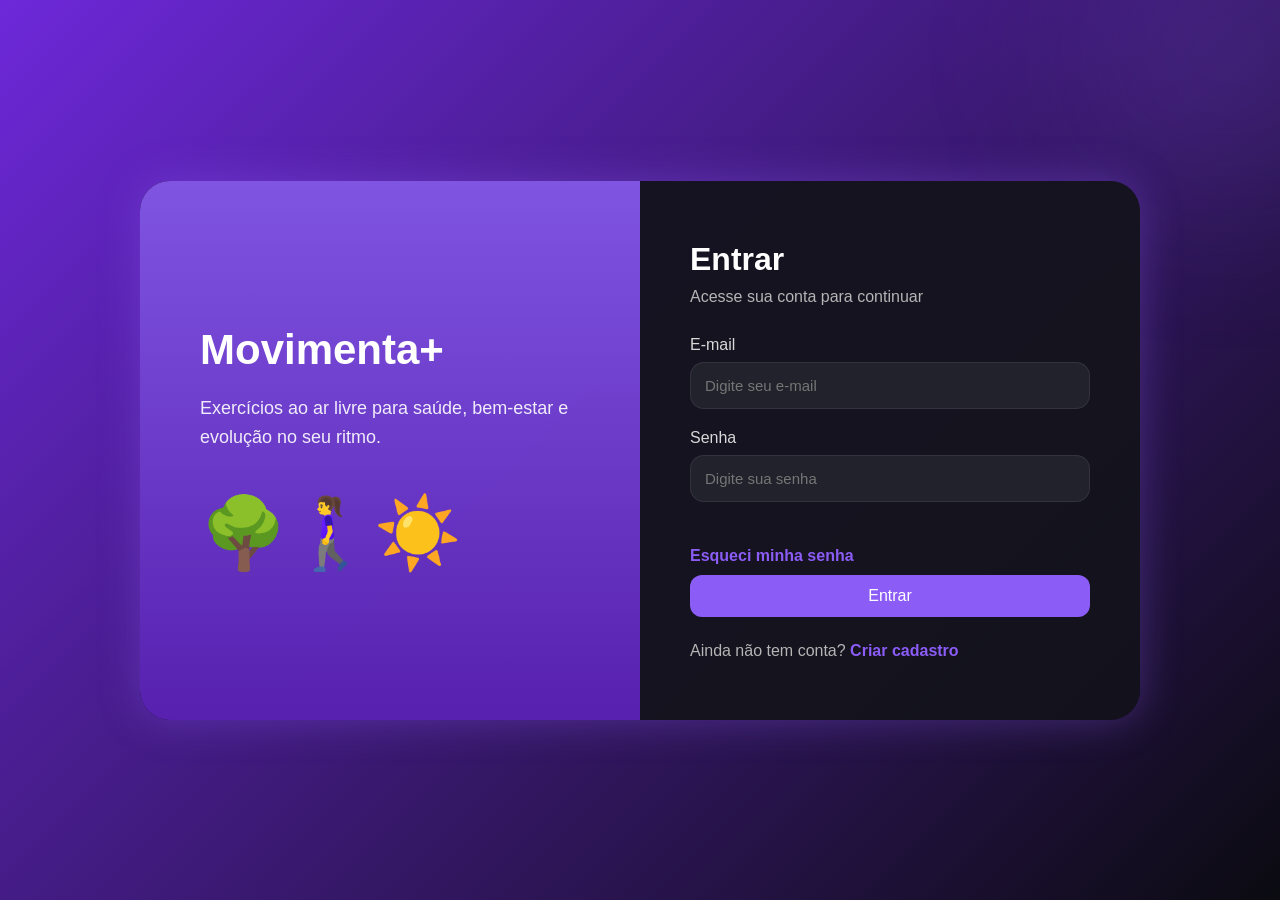
<file: index.html>
<!doctype html>
<html lang="pt-br">
  <head>
    <!-- CONFIGURAÇÕES BÁSICAS -->
    <meta charset="UTF-8" />
    <meta name="viewport" content="width=device-width, initial-scale=1.0" />

    <title>Movimenta+ | Home</title>

    <!-- CSS PRINCIPAL -->
    <link rel="stylesheet" href="style.css" />

    <!-- ÍCONE DA ABA -->
    <link
      rel="icon"
      href="data:image/svg+xml,<svg xmlns=%22http://www.w3.org/2000/svg%22 viewBox=%220 0 100 100%22><text y=%22.9em%22 font-size=%2290%22>💜</text></svg>"
    />

    <!-- ÍCONES FONT AWESOME -->
    <link
      rel="stylesheet"
      href="https://cdnjs.cloudflare.com/ajax/libs/font-awesome/6.5.1/css/all.min.css"
    />
  </head>

  <body>
    <div class="container">
      <!-- TOPO DO APP -->
      <header class="topo">
        <div>
          <p class="saudacao" id="saudacaoUsuario">Olá 👋</p>
          <h2>Movimente-se no seu ritmo</h2>
        </div>

        <div class="acoes-topo">
          <button
            type="button"
            class="notificacao"
            onclick="abrirLembrete()"
            aria-label="Criar lembrete"
          >
            <i class="fa-solid fa-bell"></i>
          </button>

          <div class="avatar-topo">
            <img id="fotoTopo" src="" alt="Foto do usuário" />
            <i id="iconeTopo" class="fa-solid fa-user"></i>
          </div>
        </div>
      </header>

      <!-- APRESENTAÇÃO -->
      <section class="apresentacao">
        <h1>Movimenta+</h1>

        <p class="subtitulo">
          Exercícios ao ar livre para saúde, bem-estar e evolução no seu ritmo
        </p>
      </section>

      <!-- CARD PRINCIPAL DO TREINO -->
      <main>
        <section class="card">
          <h2>Atividade de hoje</h2>

          <p class="exercicio">
            Atividade:
            <strong id="nomeExercicio">Agachamento Livre</strong>
          </p>

          <!-- CONFIGURAÇÃO DE INTENSIDADE -->
          <div class="controle-intensidade">
            <label for="intensidade">Intensidade:</label>

            <select id="intensidade" onchange="alterarIntensidade()">
              <option value="leve">Leve</option>
              <option value="moderado">Moderado</option>
              <option value="intenso">Intenso</option>
            </select>
          </div>

          <!-- PERFIL DO USUÁRIO -->
          <div class="perfil-usuario">
            <div class="campo-perfil">
              <label for="idadeUsuario">Faixa etária</label>

              <select id="idadeUsuario" onchange="aplicarPerfilUsuario()">
                <option>10+</option>
                <option>18+</option>
                <option>30+</option>
                <option>40+</option>
                <option>50+</option>
                <option selected>60+</option>
                <option>70+</option>
              </select>
            </div>

            <div class="campo-perfil">
              <label for="condicionamentoUsuario">Condicionamento</label>

              <select
                id="condicionamentoUsuario"
                onchange="aplicarPerfilUsuario()"
              >
                <option selected>Iniciante</option>
                <option>Intermediário</option>
                <option>Avançado</option>
              </select>
            </div>
          </div>

          <!-- OBJETIVO PRINCIPAL -->
          <div class="objetivo-usuario">
            <label for="objetivoUsuario">Objetivo principal</label>

            <select id="objetivoUsuario" onchange="aplicarObjetivoUsuario()">
              <option value="forca">Ganhar força</option>
              <option value="resistencia">Melhorar resistência</option>
              <option value="flexibilidade">Aumentar flexibilidade</option>
            </select>
          </div>

          <!-- CRONÔMETRO CIRCULAR -->
          <div class="circulo">
            <svg width="220" height="220" aria-hidden="true">
              <circle
                cx="110"
                cy="110"
                r="90"
                stroke="#2a2a35"
                stroke-width="12"
                fill="none"
              ></circle>

              <circle
                id="progresso"
                cx="110"
                cy="110"
                r="90"
                stroke="#8b5cf6"
                stroke-width="12"
                fill="none"
                stroke-linecap="round"
              ></circle>
            </svg>

            <div id="tempo" aria-live="polite">30</div>
          </div>

          <!-- BOTÕES DO CRONÔMETRO -->
          <div class="botoes">
            <button type="button" onclick="iniciar()">Iniciar</button>
            <button type="button" onclick="pausar()">Pausar</button>
            <button type="button" onclick="resetar()">Resetar</button>
          </div>

          <p class="series">
            Séries concluídas:
            <span id="series">0</span>
          </p>
        </section>

        <!-- MENSAGEM MOTIVACIONAL -->
        <section class="mensagem-motivacional">
          <p id="fraseMotivacional">
            Cada movimento é um passo para uma vida mais saudável 💜
          </p>
        </section>

        <!-- META DIÁRIA -->
        <section class="meta-container">
          <div class="meta-info">
            <span>Meta diária</span>
            <span id="porcentagemMeta">0%</span>
          </div>

          <div class="barra-meta">
            <div class="progresso-meta" id="progressoMeta"></div>
          </div>
        </section>

        <!-- ASSISTENTE DE MOVIMENTO -->
        <section class="assistente-card">
          <h3>🩺 Assistente de movimento</h3>

          <p id="feedbackMovimento">
            Mantenha movimentos leves e controlados para maior segurança.
          </p>
        </section>

        <!-- CARDS DE RESUMO -->
        <section class="cards-resumo">
          <div class="mini-card">
            <h3>🔥 Calorias</h3>
            <p>
              <span id="caloriasGastas">0</span>
              / 300 kcal
            </p>
          </div>

          <div class="mini-card">
            <h3>⏱ Tempo ativo</h3>
            <p>
              <span id="tempoAtivo">0</span>
              / 30 min
            </p>
          </div>

          <div class="mini-card">
            <h3>🎯 Meta diária</h3>
            <p id="metaDiaria">0/5</p>
          </div>

          <div class="mini-card">
            <h3>💪 Séries feitas</h3>
            <p id="miniSeries">0</p>
          </div>
        </section>

        <!-- PRÓXIMO TREINO -->
        <section class="proximo-treino">
          <div class="titulo-secao">
            <h2>Próximo treino</h2>
          </div>

          <div class="treino-card" onclick="iniciarTreinoSuperior()">
            <div>
              <p class="categoria" id="categoriaTreino">Mobilidade • Saúde</p>

              <h3 id="tituloProximoTreino">Treino Funcional</h3>

              <p class="duracao" id="descricaoProximoTreino">
                3 atividades • ritmo adaptado
              </p>
            </div>

            <button type="button" class="btn-play" aria-label="Iniciar treino">
              <i class="fa-solid fa-play"></i>
            </button>
          </div>
        </section>
      </main>
    </div>

    <!-- MENU INFERIOR -->
    <nav class="menu-inferior">
      <a href="index.html" class="ativo">
        <i class="fa-solid fa-house"></i>
        <span>Início</span>
      </a>

      <a href="evolucao.html">
        <i class="fa-solid fa-chart-line"></i>
        <span>Evolução</span>
      </a>

      <a href="perfil.html">
        <i class="fa-solid fa-user"></i>
        <span>Perfil</span>
      </a>
    </nav>

    <!-- SOM DE NOTIFICAÇÃO -->
    <audio id="somNotificacao">
      <source
        src="https://assets.mixkit.co/active_storage/sfx/2869/2869-preview.mp3"
        type="audio/mpeg"
      />
    </audio>

    <!-- TOAST DE MENSAGENS -->
    <div id="toast" class="toast">
      <span id="toastMensagem"></span>
    </div>

    <!-- SCRIPT PRINCIPAL -->
    <script src="script.js"></script>
  </body>
</html>
</file>
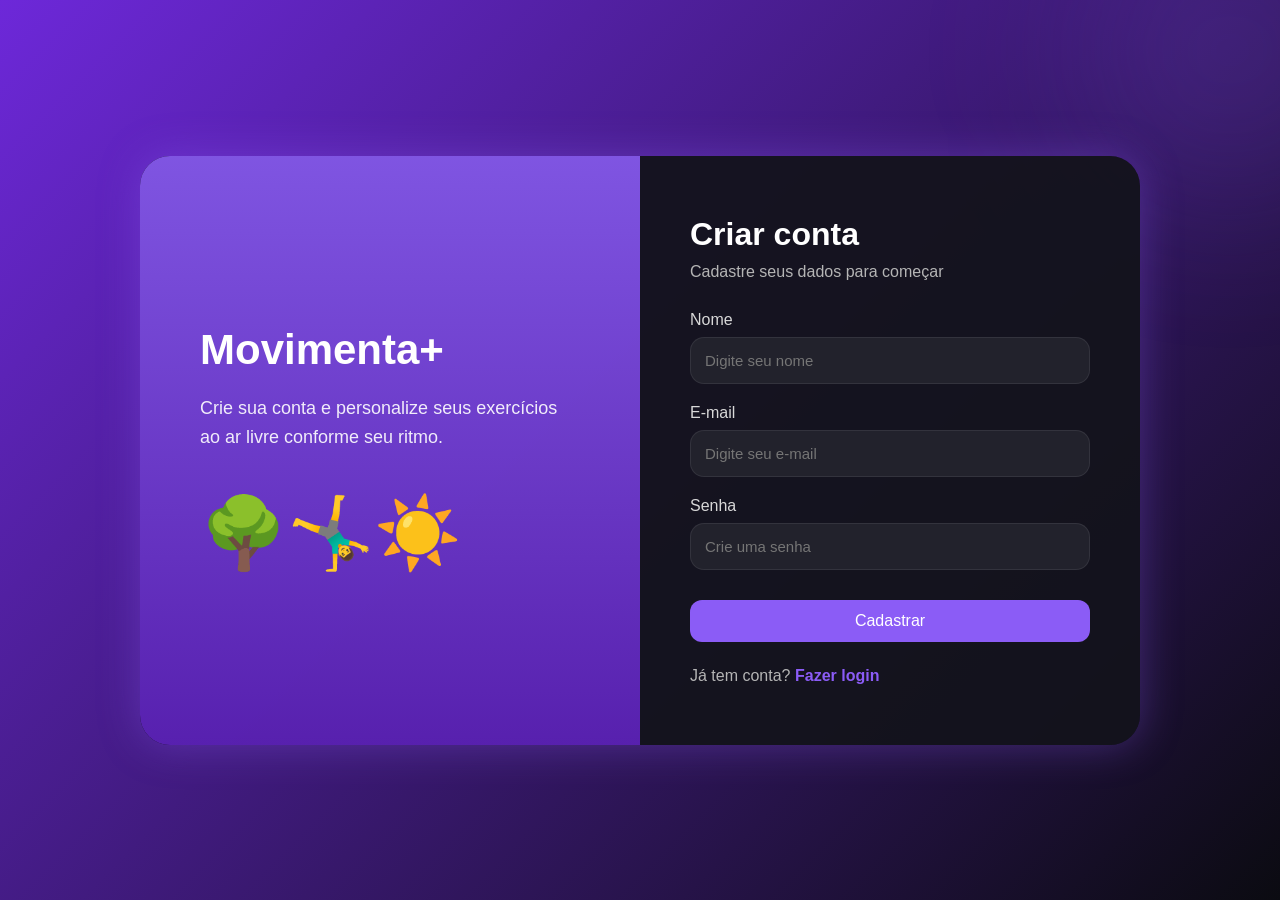
<file: cadastro.html>
<!doctype html>
<html lang="pt-br">
  <head>
    <!-- CONFIGURAÇÕES BÁSICAS -->
    <meta charset="UTF-8" />

    <meta
      name="viewport"
      content="width=device-width, initial-scale=1.0"
    />

    <title>Movimenta+ | Cadastro</title>

    <!-- CSS PRINCIPAL -->
    <link rel="stylesheet" href="style.css" />

    <!-- ÍCONE DA ABA -->
    <link
      rel="icon"
      href="data:image/svg+xml,<svg xmlns=%22http://www.w3.org/2000/svg%22 viewBox=%220 0 100 100%22><text y=%22.9em%22 font-size=%2290%22>💜</text></svg>"
    />
  </head>

  <body class="login-body">

    <div class="login-container">

      <!-- ILUSTRAÇÃO / APRESENTAÇÃO -->
      <section class="login-ilustracao">

        <h1>Movimenta+</h1>

        <p>
          Crie sua conta e personalize
          seus exercícios ao ar livre
          conforme seu ritmo.
        </p>

        <div class="icone-praca">
          🌳🤸‍♂️☀️
        </div>

      </section>

      <!-- CARD DE CADASTRO -->
      <main class="login-card">

        <h2>Criar conta</h2>

        <p class="login-subtitulo">
          Cadastre seus dados para começar
        </p>

        <!-- CAMPO NOME -->
        <label for="nomeCadastro">
          Nome
        </label>

        <input
          type="text"
          id="nomeCadastro"
          placeholder="Digite seu nome"
          autocomplete="name"
        />

        <!-- CAMPO E-MAIL -->
        <label for="emailCadastro">
          E-mail
        </label>

        <input
          type="email"
          id="emailCadastro"
          placeholder="Digite seu e-mail"
          autocomplete="email"
        />

        <!-- CAMPO SENHA -->
        <label for="senhaCadastro">
          Senha
        </label>

        <input
          type="password"
          id="senhaCadastro"
          placeholder="Crie uma senha"
          autocomplete="new-password"
        />

        <!-- BOTÃO CADASTRO -->
        <button
          type="button"
          onclick="fazerCadastro()"
        >
          Cadastrar
        </button>

        <!-- LINK LOGIN -->
        <p class="login-link">

          Já tem conta?

          <a href="login.html">
            Fazer login
          </a>

        </p>

      </main>

    </div>

    <!-- SCRIPT DE AUTENTICAÇÃO -->
    <script src="auth.js"></script>

  </body>
</html>
</file>
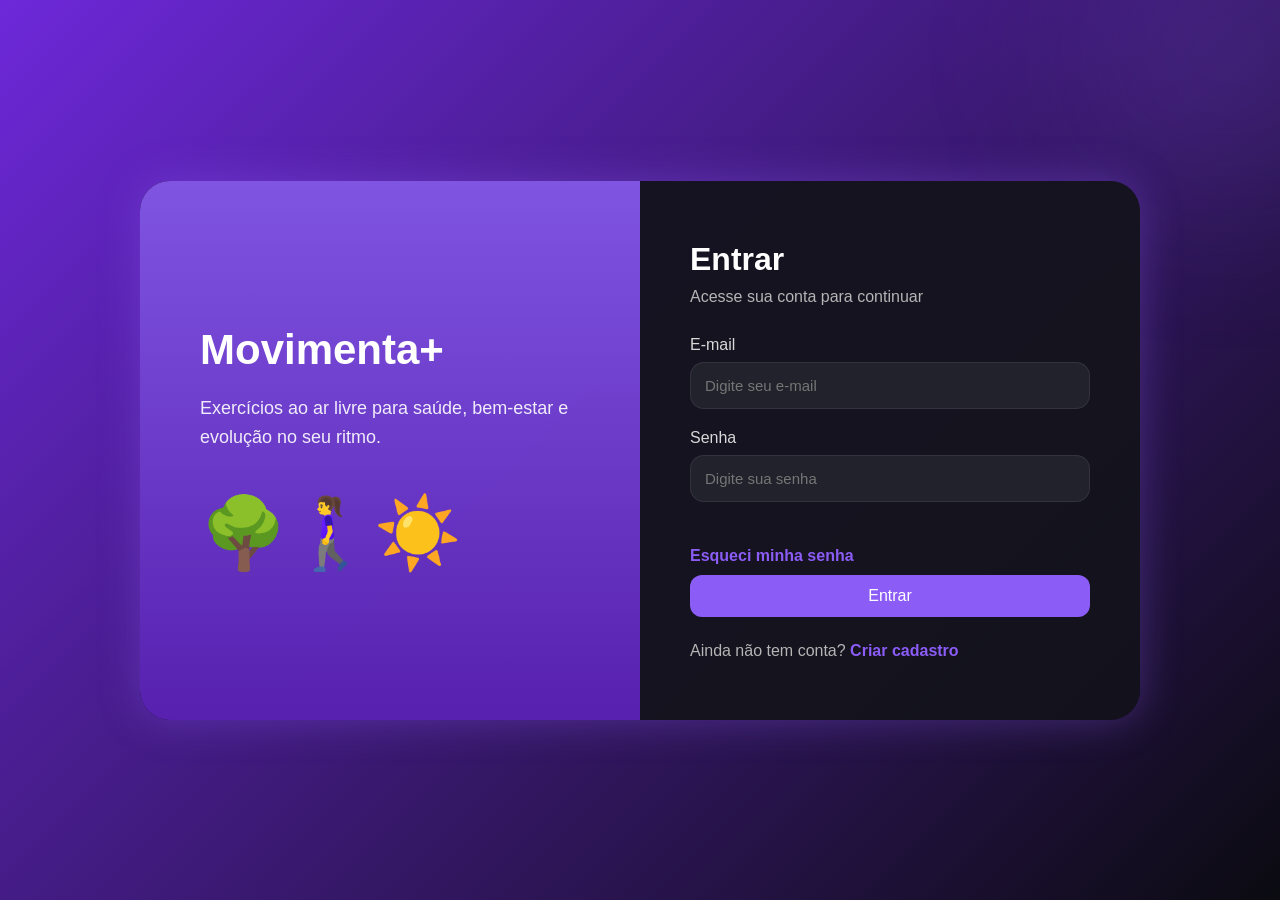
<file: login.html>
<!doctype html>
<html lang="pt-br">
  <head>
    <!-- CONFIGURAÇÕES BÁSICAS -->
    <meta charset="UTF-8" />

    <meta
      name="viewport"
      content="width=device-width, initial-scale=1.0"
    />

    <title>Movimenta+ | Login</title>

    <!-- CSS PRINCIPAL -->
    <link rel="stylesheet" href="style.css" />

    <!-- ÍCONE DA ABA -->
    <link
      rel="icon"
      href="data:image/svg+xml,<svg xmlns=%22http://www.w3.org/2000/svg%22 viewBox=%220 0 100 100%22><text y=%22.9em%22 font-size=%2290%22>💜</text></svg>"
    />
  </head>

  <body class="login-body">

    <div class="login-container">

      <!-- ILUSTRAÇÃO / APRESENTAÇÃO -->
      <section class="login-ilustracao">

        <h1>Movimenta+</h1>

        <p>
          Exercícios ao ar livre para saúde,
          bem-estar e evolução no seu ritmo.
        </p>

        <div class="icone-praca">
          🌳🚶‍♀️☀️
        </div>

      </section>

      <!-- CARD DE LOGIN -->
      <main class="login-card">

        <h2>Entrar</h2>

        <p class="login-subtitulo">
          Acesse sua conta para continuar
        </p>

        <!-- CAMPO E-MAIL -->
        <label for="emailLogin">
          E-mail
        </label>

        <input
          type="email"
          id="emailLogin"
          placeholder="Digite seu e-mail"
          autocomplete="email"
        />

        <!-- CAMPO SENHA -->
        <label for="senhaLogin">
          Senha
        </label>

        <input
          type="password"
          id="senhaLogin"
          placeholder="Digite sua senha"
          autocomplete="current-password"
        />

        <!-- RECUPERAR SENHA -->
        <p class="login-link">

          <a
            href="#"
            onclick="recuperarSenha()"
          >
            Esqueci minha senha
          </a>

        </p>

        <!-- BOTÃO LOGIN -->
        <button
          type="button"
          onclick="fazerLogin()"
        >
          Entrar
        </button>

        <!-- LINK CADASTRO -->
        <p class="login-link">

          Ainda não tem conta?

          <a href="cadastro.html">
            Criar cadastro
          </a>

        </p>

      </main>

    </div>

    <!-- MODAL RECUPERAR SENHA -->
    <div
      id="recuperarCard"
      class="recuperar-card"
    >

      <h2>Recuperar senha</h2>

      <p class="login-subtitulo">
        Digite seu e-mail e crie uma nova senha
      </p>

      <!-- E-MAIL RECUPERAÇÃO -->
      <label for="emailRecuperar">
        E-mail
      </label>

      <input
        type="email"
        id="emailRecuperar"
        placeholder="Digite seu e-mail cadastrado"
      />

      <!-- NOVA SENHA -->
      <label for="novaSenhaRecuperar">
        Nova senha
      </label>

      <input
        type="password"
        id="novaSenhaRecuperar"
        placeholder="Digite a nova senha"
      />

      <!-- BOTÃO ALTERAR SENHA -->
      <button
        type="button"
        onclick="alterarSenhaRecuperacao()"
      >
        Alterar senha
      </button>

      <!-- BOTÃO CANCELAR -->
      <button
        type="button"
        class="btn-secundario"
        onclick="fecharRecuperacao()"
      >
        Cancelar
      </button>

    </div>

    <!-- SCRIPT DE AUTENTICAÇÃO -->
    <script src="auth.js"></script>

  </body>
</html>
</file>
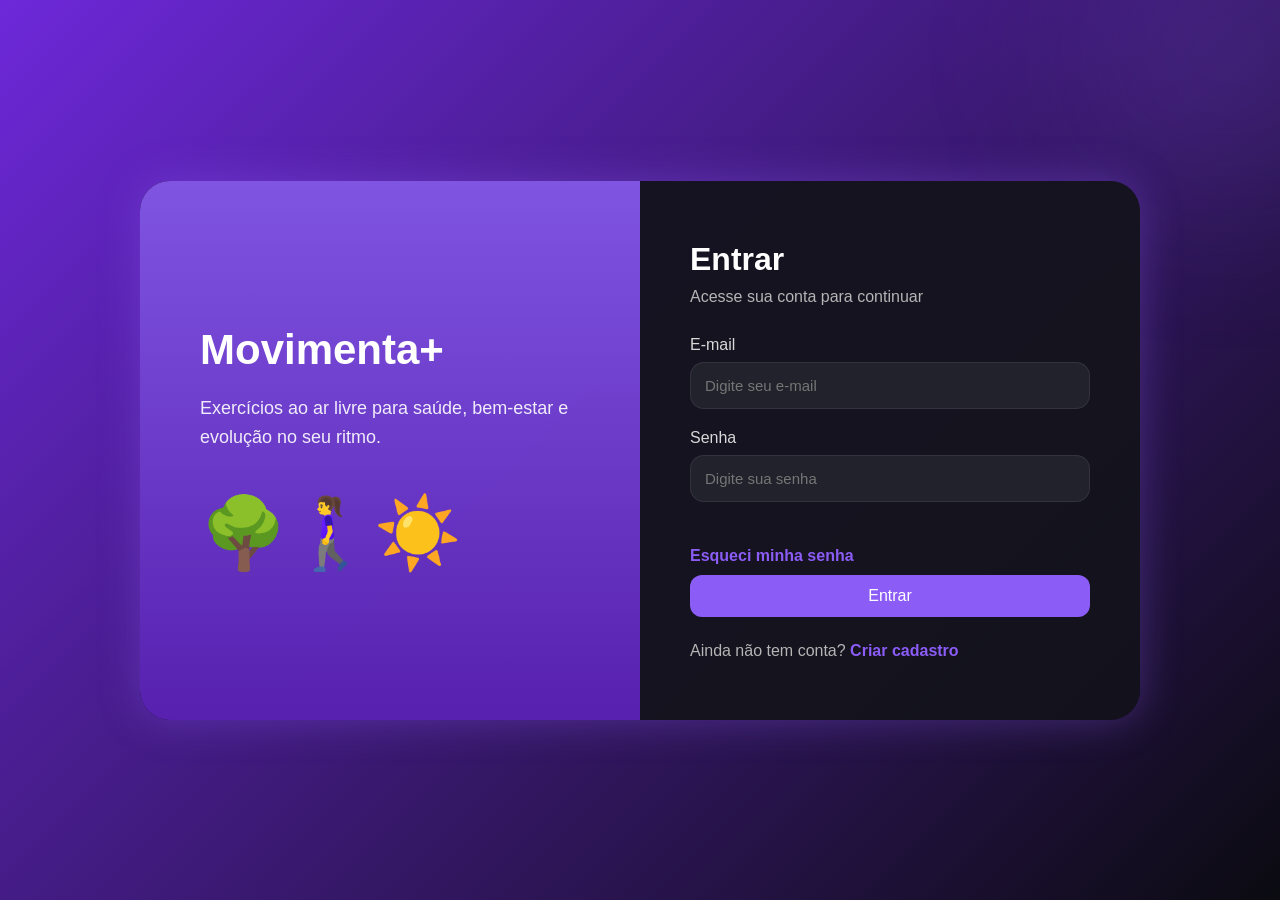
<file: perfil.html>
<!doctype html>
<html lang="pt-br">
  <head>
    <!-- CONFIGURAÇÕES BÁSICAS -->
    <meta charset="UTF-8" />

    <meta
      name="viewport"
      content="width=device-width, initial-scale=1.0"
    />

    <title>Movimenta+ | Perfil</title>

    <!-- CSS PRINCIPAL -->
    <link rel="stylesheet" href="style.css" />

    <!-- ÍCONE DA ABA -->
    <link
      rel="icon"
      href="data:image/svg+xml,<svg xmlns=%22http://www.w3.org/2000/svg%22 viewBox=%220 0 100 100%22><text y=%22.9em%22 font-size=%2290%22>💜</text></svg>"
    />

    <!-- ÍCONES FONT AWESOME -->
    <link
      rel="stylesheet"
      href="https://cdnjs.cloudflare.com/ajax/libs/font-awesome/6.5.1/css/all.min.css"
    />
  </head>

  <body>

    <div class="container">

      <!-- CARD PRINCIPAL PERFIL -->
      <section class="card perfil-card">

        <!-- FOTO PERFIL -->
        <div class="foto-perfil">

          <img
            id="imagemPerfil"
            src=""
            alt="Foto de perfil"
          />

          <i
            id="iconePerfil"
            class="fa-solid fa-user"
          ></i>

        </div>

        <!-- ALTERAR FOTO -->
        <label
          class="botao-foto"
          for="inputFotoPerfil"
        >
          Alterar foto
        </label>

        <input
          type="file"
          id="inputFotoPerfil"
          accept="image/*"
          onchange="alterarFotoPerfil()"
        />

        <!-- NOME PERFIL -->
        <h1 id="nomePerfil">
          Usuário
        </h1>

        <p class="subtitulo">
          Desenvolvedor • Fitness • Evolução
        </p>

        <!-- ESTATÍSTICAS -->
        <div class="estatisticas">

          <div class="info">
            <h3>Séries concluídas</h3>
            <p id="perfilSeries">0</p>
          </div>

          <div class="info">
            <h3>Nível atual</h3>
            <p id="perfilNivel">Iniciante</p>
          </div>

        </div>

        <!-- CONTA -->
        <section class="card conta-card">

          <h2>Conta</h2>

          <!-- E-MAIL ATUAL -->
          <label>
            E-mail atual
          </label>

          <div
            class="email-atual"
            id="emailAtual"
          >
            usuario@email.com
          </div>

          <!-- NOVO E-MAIL -->
          <label for="novoEmail">
            Novo e-mail
          </label>

          <input
            type="email"
            id="novoEmail"
            placeholder="Digite novo e-mail"
          />

          <!-- SENHA ATUAL -->
          <label for="senhaAtual">
            Senha atual
          </label>

          <input
            type="password"
            id="senhaAtual"
            placeholder="Digite sua senha atual"
          />

          <!-- NOVA SENHA -->
          <label for="novaSenha">
            Nova senha
          </label>

          <input
            type="password"
            id="novaSenha"
            placeholder="Digite nova senha"
          />

          <!-- BOTÃO SALVAR -->
          <button
            type="button"
            onclick="atualizarConta()"
          >
            Salvar alterações
          </button>

          <!-- BOTÃO LOGOUT -->
          <button
            type="button"
            class="logout-btn"
            onclick="logout()"
          >
            Sair da conta
          </button>

        </section>

      </section>

    </div>

    <!-- MENU INFERIOR -->
    <nav class="menu-inferior">

      <a href="index.html">

        <i class="fa-solid fa-house"></i>

        <span>Início</span>

      </a>

      <a href="evolucao.html">

        <i class="fa-solid fa-chart-line"></i>

        <span>Evolução</span>

      </a>

      <a
        href="perfil.html"
        class="ativo"
      >

        <i class="fa-solid fa-user"></i>

        <span>Perfil</span>

      </a>

    </nav>

    <script>

      // =========================================
      // VERIFICAÇÃO DE LOGIN
      // =========================================

      const usuarioLogado =
        localStorage.getItem("usuarioLogado");

      const tempoLogin =
        localStorage.getItem("tempoLogin");

      const limiteSessao =
        30 * 60 * 1000;

      if (
        !usuarioLogado ||
        !tempoLogin ||
        Date.now() - Number(tempoLogin) > limiteSessao
      ) {

        localStorage.removeItem(
          "usuarioLogado"
        );

        localStorage.removeItem(
          "tempoLogin"
        );

        window.location.href =
          "login.html";

      }

      // =========================================
      // DADOS DO PERFIL
      // =========================================

      const total =
        localStorage.getItem(
          "series_" + usuarioLogado
        ) || 0;

      document.getElementById(
        "perfilSeries"
      ).innerText = total;

      let nivel = "Iniciante";

      if (total >= 5) {
        nivel = "Intermediário";
      }

      if (total >= 15) {
        nivel = "Avançado";
      }

      document.getElementById(
        "perfilNivel"
      ).innerText = nivel;

      const emailSalvo =
        localStorage.getItem(
          "usuarioEmail"
        );

      const nomeSalvo =
        localStorage.getItem(
          "usuarioNome"
        );

      document.getElementById(
        "emailAtual"
      ).innerText = emailSalvo;

      document.getElementById(
        "nomePerfil"
      ).innerText = nomeSalvo;

      // =========================================
      // ATUALIZAR CONTA
      // =========================================

      function atualizarConta() {

        const novoEmail =
          document.getElementById(
            "novoEmail"
          ).value;

        const senhaAtual =
          document.getElementById(
            "senhaAtual"
          ).value;

        const novaSenha =
          document.getElementById(
            "novaSenha"
          ).value;

        const senhaSalva =
          localStorage.getItem(
            "usuarioSenha"
          );

        if (
          senhaAtual !== senhaSalva
        ) {

          alert(
            "Senha atual incorreta."
          );

          return;

        }

        if (novoEmail !== "") {

          localStorage.setItem(
            "usuarioEmail",
            novoEmail
          );

          document.getElementById(
            "emailAtual"
          ).innerText = novoEmail;

        }

        if (novaSenha !== "") {

          localStorage.setItem(
            "usuarioSenha",
            novaSenha
          );

        }

        document.getElementById(
          "novoEmail"
        ).value = "";

        document.getElementById(
          "senhaAtual"
        ).value = "";

        document.getElementById(
          "novaSenha"
        ).value = "";

        alert(
          "Conta atualizada com sucesso!"
        );

      }

      // =========================================
      // FOTO PERFIL
      // =========================================

      function alterarFotoPerfil() {

        const input =
          document.getElementById(
            "inputFotoPerfil"
          );

        const arquivo =
          input.files[0];

        if (!arquivo) {
          return;
        }

        const leitor =
          new FileReader();

        leitor.onload =
          function (e) {

            const imagemBase64 =
              e.target.result;

            localStorage.setItem(
              "fotoPerfil_" + usuarioLogado,
              imagemBase64
            );

            document.getElementById(
              "imagemPerfil"
            ).src = imagemBase64;

            document.getElementById(
              "imagemPerfil"
            ).style.display = "block";

            document.getElementById(
              "iconePerfil"
            ).style.display = "none";

          };

        leitor.readAsDataURL(
          arquivo
        );

      }

      const fotoSalva =
        localStorage.getItem(
          "fotoPerfil_" + usuarioLogado
        );

      if (fotoSalva) {

        document.getElementById(
          "imagemPerfil"
        ).src = fotoSalva;

        document.getElementById(
          "imagemPerfil"
        ).style.display = "block";

        document.getElementById(
          "iconePerfil"
        ).style.display = "none";

      }

      // =========================================
      // LOGOUT
      // =========================================

      function logout() {

        localStorage.removeItem(
          "usuarioLogado"
        );

        localStorage.removeItem(
          "tempoLogin"
        );

        window.location.href =
          "login.html";

      }

    </script>

  </body>
</html>
</file>
<file: style.css>
/* =========================================
   RESET E CONFIGURAÇÕES GLOBAIS
========================================= */
* {
  margin: 0;
  padding: 0;
  box-sizing: border-box;
}

body {
  font-family: Arial, sans-serif;
  background: linear-gradient(180deg, #12121a 0%, #0b0b11 100%);
  color: white;
  min-height: 100vh;
  display: flex;
  justify-content: center;
  align-items: center;
  padding-bottom: 100px;
  overflow-x: hidden;
}

body::before {
  content: "";
  position: fixed;
  width: 300px;
  height: 300px;
  background: rgba(139, 92, 246, 0.15);
  border-radius: 50%;
  top: -100px;
  right: -100px;
  filter: blur(80px);
  z-index: -1;
}

button {
  border: none;
  padding: 12px 18px;
  border-radius: 12px;
  background: #8b5cf6;
  color: white;
  font-size: 16px;
  cursor: pointer;
  transition: 0.3s;
}

button:hover {
  background: #7c3aed;
  transform: scale(1.05);
}

/* =========================================
   LAYOUT PRINCIPAL
========================================= */
.container {
  width: 100%;
  max-width: 420px;
  padding: 20px;
  text-align: center;
  animation: aparecer 0.5s ease;
}

h1 {
  color: #8b5cf6;
  font-size: 32px;
  margin-bottom: 8px;
}

.subtitulo {
  color: #b5b5b5;
  margin-bottom: 30px;
}

.card {
  border-radius: 24px;
  padding: 30px 20px;
  margin-bottom: 20px;
  background: rgba(26, 26, 34, 0.85);
  backdrop-filter: blur(10px);
  border: 1px solid rgba(255, 255, 255, 0.05);
  box-shadow: 0 0 30px rgba(139, 92, 246, 0.25);
  transition: 0.3s;
}

.card:hover {
  transform: translateY(-4px);
  box-shadow: 0 0 35px rgba(139, 92, 246, 0.35);
}

.card h2 {
  margin-bottom: 20px;
}

@keyframes aparecer {
  from {
    opacity: 0;
    transform: translateY(20px);
  }

  to {
    opacity: 1;
    transform: translateY(0);
  }
}

/* =========================================
   TOPO DA HOME
========================================= */
.topo {
  display: flex;
  justify-content: space-between;
  align-items: center;
  margin: 20px 0 30px;
}

.saudacao {
  color: #b5b5b5;
  margin-bottom: 5px;
}

.topo h2 {
  font-size: 24px;
}

.acoes-topo {
  display: flex;
  align-items: center;
  gap: 12px;
}

.notificacao {
  width: 45px;
  height: 45px;
  border-radius: 50%;
  background: #1a1a22;
  display: flex;
  justify-content: center;
  align-items: center;
  color: #8b5cf6;
  font-size: 18px;
  border: 1px solid rgba(255, 255, 255, 0.05);
  box-shadow: 0 0 15px rgba(139, 92, 246, 0.15);
}

.avatar-topo {
  width: 55px;
  height: 55px;
  border-radius: 50%;
  background: #8b5cf6;
  display: flex;
  justify-content: center;
  align-items: center;
  color: white;
  font-size: 22px;
  overflow: hidden;
  position: relative;
  box-shadow: 0 0 20px rgba(139, 92, 246, 0.45);
}

.avatar-topo img {
  width: 100%;
  height: 100%;
  object-fit: cover;
  position: absolute;
  top: 0;
  left: 0;
  display: none;
}

/* =========================================
   CARD PRINCIPAL DO TREINO
========================================= */
.exercicio {
  color: #d1d1d1;
  margin-bottom: 20px;
}

.exercicio strong {
  color: white;
}

.controle-intensidade {
  margin: 20px 0;
  color: #d1d1d1;
  display: flex;
  justify-content: center;
  align-items: center;
  gap: 10px;
}

.controle-intensidade select,
.campo-perfil select,
.objetivo-usuario select {
  background: #22222c;
  color: white;
  border: 1px solid rgba(255, 255, 255, 0.08);
  border-radius: 12px;
  padding: 10px;
  font-size: 15px;
  outline: none;
  cursor: pointer;
}

.perfil-usuario {
  display: grid;
  grid-template-columns: 1fr 1fr;
  gap: 15px;
  margin-top: 20px;
}

.campo-perfil,
.objetivo-usuario {
  display: flex;
  flex-direction: column;
  gap: 8px;
  text-align: left;
}

.campo-perfil label,
.objetivo-usuario label {
  color: #b5b5b5;
  font-size: 14px;
}

.objetivo-usuario {
  margin-top: 18px;
}

/* =========================================
   CRONÔMETRO CIRCULAR
========================================= */
.circulo {
  position: relative;
  width: 220px;
  height: 220px;
  margin: 30px auto;
}

svg {
  transform: rotate(-90deg);
}

#progresso {
  stroke-dasharray: 565;
  stroke-dashoffset: 0;
  transition: 1s linear;
}

#tempo {
  position: absolute;
  top: 50%;
  left: 50%;
  transform: translate(-50%, -50%);
  font-size: 72px;
  font-weight: bold;
  color: #8b5cf6;
}

.botoes {
  display: flex;
  justify-content: center;
  gap: 12px;
  margin-bottom: 18px;
}

.series {
  color: #d1d1d1;
}

#series {
  color: #8b5cf6;
  font-weight: bold;
}

/* =========================================
   MOTIVAÇÃO, META E ASSISTENTE
========================================= */
.mensagem-motivacional {
  margin: 18px 0 5px;
  text-align: center;
}

.mensagem-motivacional p {
  color: #d8d8d8;
  font-size: 15px;
  line-height: 1.5;
  opacity: 0.95;
}

.meta-container {
  margin: 10px 0 25px;
}

.meta-info {
  display: flex;
  justify-content: space-between;
  align-items: center;
  margin-bottom: 10px;
  color: #d8d8d8;
  font-size: 14px;
}

#porcentagemMeta {
  color: #8b5cf6;
  font-weight: bold;
}

.barra-meta {
  width: 100%;
  height: 14px;
  background: #22222c;
  border-radius: 20px;
  margin: 15px 0 25px;
  overflow: hidden;
}

.progresso-meta {
  width: 0%;
  height: 100%;
  background: linear-gradient(90deg, #8b5cf6, #a855f7);
  border-radius: 20px;
  transition: 0.4s;
}

.assistente-card {
  background: rgba(26, 26, 34, 0.9);
  border-radius: 20px;
  padding: 18px;
  margin-top: 20px;
  border: 1px solid rgba(255, 255, 255, 0.05);
  box-shadow: 0 0 20px rgba(139, 92, 246, 0.12);
  text-align: left;
}

.assistente-card h3 {
  color: #8b5cf6;
  margin-bottom: 10px;
  font-size: 18px;
}

.assistente-card p {
  color: #d8d8d8;
  line-height: 1.6;
  font-size: 15px;
}

/* =========================================
   CARDS DE RESUMO
========================================= */
.cards-resumo {
  display: grid;
  grid-template-columns: repeat(2, 1fr);
  gap: 15px;
  margin-top: 25px;
}

.mini-card {
  background: #1a1a22;
  border-radius: 18px;
  padding: 18px;
  text-align: left;
  border: 1px solid rgba(255, 255, 255, 0.05);
  box-shadow: 0 0 20px rgba(139, 92, 246, 0.15);
}

.mini-card h3 {
  font-size: 14px;
  color: #b5b5b5;
  margin-bottom: 10px;
}

.mini-card p {
  font-size: 24px;
  font-weight: bold;
  color: #8b5cf6;
}

/* =========================================
   PRÓXIMO TREINO
========================================= */
.proximo-treino {
  margin-top: 30px;
  text-align: left;
}

.titulo-secao {
  margin-bottom: 15px;
}

.titulo-secao h2 {
  font-size: 22px;
}

.treino-card {
  width: 100%;
  background: linear-gradient(135deg, #8b5cf6, #6d28d9);
  border-radius: 24px;
  padding: 22px;
  display: flex;
  justify-content: space-between;
  align-items: center;
  gap: 20px;
  cursor: pointer;
  transition: 0.3s;
  box-shadow: 0 0 30px rgba(139, 92, 246, 0.35);
}

.treino-card:hover {
  transform: scale(1.02);
  box-shadow: 0 0 40px rgba(139, 92, 246, 0.5);
}

.treino-card:active {
  transform: scale(0.98);
}

.categoria {
  color: rgba(255, 255, 255, 0.7);
  margin-bottom: 8px;
}

.treino-card h3 {
  font-size: 24px;
  margin-bottom: 8px;
}

.duracao {
  color: rgba(255, 255, 255, 0.8);
}

.btn-play {
  width: 60px;
  height: 60px;
  border-radius: 50%;
  border: none;
  background: white;
  color: #8b5cf6;
  font-size: 22px;
  display: flex;
  justify-content: center;
  align-items: center;
  cursor: pointer;
}

/* =========================================
   MENU INFERIOR
========================================= */
.menu-inferior {
  position: fixed;
  bottom: 15px;
  left: 50%;
  transform: translateX(-50%);
  width: 90%;
  max-width: 420px;
  background: #1a1a22;
  border-radius: 24px;
  padding: 12px;
  display: flex;
  justify-content: space-around;
  box-shadow: 0 0 25px rgba(139, 92, 246, 0.25);
  backdrop-filter: blur(12px);
}

.menu-inferior a {
  color: #b5b5b5;
  text-decoration: none;
  font-size: 22px;
  display: flex;
  flex-direction: column;
  align-items: center;
  gap: 4px;
}

.menu-inferior a span {
  font-size: 12px;
}

.menu-inferior a.ativo {
  color: #8b5cf6;
}

/* =========================================
   LOGIN E CADASTRO
========================================= */
.login-body {
  background: linear-gradient(135deg, #6d28d9, #0b0b11);
  min-height: 100vh;
  display: flex;
  justify-content: center;
  align-items: center;
  padding: 20px;
}

.login-container {
  width: 100%;
  max-width: 1000px;
  display: grid;
  grid-template-columns: 1fr 1fr;
  background: rgba(20, 20, 28, 0.95);
  border-radius: 30px;
  overflow: hidden;
  box-shadow: 0 0 40px rgba(139, 92, 246, 0.35);
}

.login-ilustracao {
  padding: 60px;
  background: linear-gradient(
    180deg,
    rgba(139, 92, 246, 0.9),
    rgba(91, 33, 182, 0.95)
  );
  display: flex;
  flex-direction: column;
  justify-content: center;
}

.login-ilustracao h1 {
  font-size: 42px;
  margin-bottom: 20px;
  color: white;
}

.login-ilustracao p {
  font-size: 18px;
  line-height: 1.6;
  color: rgba(255, 255, 255, 0.9);
}

.icone-praca {
  font-size: 70px;
  margin-top: 40px;
}

.login-card {
  padding: 60px 50px;
  display: flex;
  flex-direction: column;
  justify-content: center;
}

.login-card h2 {
  font-size: 32px;
  margin-bottom: 10px;
}

.login-subtitulo {
  color: #b5b5b5;
  margin-bottom: 30px;
}

.login-card label {
  margin-bottom: 8px;
  color: #d8d8d8;
}

.login-card input,
.recuperar-card input,
.conta-card input {
  background: #22222c;
  color: white;
  border: 1px solid rgba(255, 255, 255, 0.08);
  border-radius: 14px;
  padding: 14px;
  font-size: 15px;
  outline: none;
}

.login-card input {
  margin-bottom: 20px;
}

.login-card button {
  margin-top: 10px;
}

.login-link {
  margin-top: 25px;
  color: #b5b5b5;
}

.login-link a {
  color: #8b5cf6;
  text-decoration: none;
  font-weight: bold;
}

/* =========================================
   MODAL RECUPERAR SENHA
========================================= */
.recuperar-card {
  position: fixed;
  top: 50%;
  left: 50%;
  transform: translate(-50%, -50%) scale(0.9);
  width: 90%;
  max-width: 420px;
  background: rgba(26, 26, 34, 0.98);
  border-radius: 24px;
  padding: 30px;
  border: 1px solid rgba(255, 255, 255, 0.08);
  box-shadow: 0 0 40px rgba(139, 92, 246, 0.45);
  opacity: 0;
  pointer-events: none;
  transition: 0.3s;
  z-index: 9999;
}

.recuperar-card.ativo {
  opacity: 1;
  pointer-events: auto;
  transform: translate(-50%, -50%) scale(1);
}

.recuperar-card input {
  width: 100%;
  margin-bottom: 15px;
}

.btn-secundario {
  width: 100%;
  margin-top: 12px;
  background: #22222c;
}

.btn-secundario:hover {
  background: #333344;
}

/* =========================================
   PERFIL
========================================= */
.perfil-card {
  text-align: center;
}

.foto-perfil {
  width: 120px;
  height: 120px;
  margin: 0 auto 20px;
  border-radius: 50%;
  background: linear-gradient(135deg, #8b5cf6, #6d28d9);
  display: flex;
  justify-content: center;
  align-items: center;
  font-size: 50px;
  color: white;
  overflow: hidden;
  position: relative;
  box-shadow: 0 0 30px rgba(139, 92, 246, 0.4);
}

.foto-perfil img {
  width: 100%;
  height: 100%;
  object-fit: cover;
  display: none;
}

.perfil-card h1 {
  margin-bottom: 10px;
}

#inputFotoPerfil {
  display: none;
}

.botao-foto {
  display: inline-block;
  margin-top: 15px;
  margin-bottom: 20px;
  background: #8b5cf6;
  color: white;
  padding: 10px 18px;
  border-radius: 12px;
  cursor: pointer;
  transition: 0.3s;
}

.botao-foto:hover {
  transform: scale(1.05);
  background: #7c3aed;
}

.estatisticas {
  display: flex;
  flex-direction: column;
  gap: 20px;
}

.info {
  background: #22222c;
  border-radius: 18px;
  padding: 20px;
}

.info h3 {
  color: #b5b5b5;
  margin-bottom: 10px;
  font-size: 16px;
}

.info p {
  color: #8b5cf6;
  font-size: 28px;
  font-weight: bold;
}

.conta-card {
  margin-top: 20px;
  text-align: left;
}

.conta-card label {
  display: block;
  margin-bottom: 8px;
  margin-top: 15px;
  color: #d8d8d8;
}

.conta-card input {
  width: 100%;
}

.conta-card button {
  width: 100%;
  margin-top: 20px;
}

.email-atual {
  width: 100%;
  background: rgba(255, 255, 255, 0.05);
  color: #b5b5b5;
  border: 1px solid rgba(255, 255, 255, 0.08);
  border-radius: 14px;
  padding: 14px;
  font-size: 15px;
}

.logout-btn {
  width: 100%;
  margin-top: 15px;
  background: #dc2626;
}

.logout-btn:hover {
  background: #b91c1c;
}

/* =========================================
   EVOLUÇÃO - CALENDÁRIO E GRÁFICO
========================================= */
.calendario-card {
  text-align: left;
}

.calendario-card h2 {
  text-align: center;
}

.calendario-subtitulo {
  color: #b5b5b5;
  text-align: center;
  margin-bottom: 20px;
}

.mes-ano-calendario {
  text-align: center;
  color: #8b5cf6;
  margin-bottom: 20px;
  font-size: 24px;
}

.dias-semana,
.calendario-treinos {
  display: grid;
  grid-template-columns: repeat(7, 1fr);
  gap: 6px;
}

.dias-semana {
  margin-bottom: 10px;
  color: #b5b5b5;
  font-size: 12px;
  text-align: center;
  font-weight: bold;
}

.dia-calendario {
  height: 42px;
  border-radius: 12px;
  background: #22222c;
  color: #b5b5b5;
  display: flex;
  justify-content: center;
  align-items: center;
  font-weight: bold;
  border: 1px solid rgba(255, 255, 255, 0.06);
}

.dia-calendario.ativo {
  background: linear-gradient(135deg, #8b5cf6, #6d28d9);
  color: white;
  box-shadow: 0 0 15px rgba(139, 92, 246, 0.35);
}

.dia-calendario.hoje {
  border: 2px solid #8b5cf6;
  color: #8b5cf6;
  position: relative;
  flex-direction: column;
  gap: 2px;
}

.hoje-label {
  font-size: 10px;
  color: #8b5cf6;
}

.legenda-calendario {
  display: flex;
  justify-content: center;
  gap: 18px;
  margin-top: 18px;
  color: #b5b5b5;
  font-size: 12px;
}

.legenda-calendario span {
  display: flex;
  align-items: center;
  gap: 6px;
}

.legenda-calendario b {
  width: 14px;
  height: 14px;
  border-radius: 4px;
  display: inline-block;
}

.dia-treino {
  background: #8b5cf6;
}

.dia-sem-treino {
  background: #22222c;
  border: 1px solid rgba(255, 255, 255, 0.08);
}

.grafico-card,
.grafico-semanal-card {
  padding-bottom: 30px;
}

/* =========================================
   TOAST / MENSAGENS
========================================= */
.toast {
  position: fixed;
  bottom: 90px;
  left: 50%;
  transform: translateX(-50%) translateY(30px);
  color: white;
  padding: 16px 24px;
  border-radius: 18px;
  border: 1px solid rgba(255, 255, 255, 0.08);
  box-shadow: 0 0 30px rgba(139, 92, 246, 0.55);
  opacity: 0;
  pointer-events: none;
  transition: 0.35s;
  z-index: 9999;
  font-size: 15px;
  font-weight: 600;
  background: #111111;
  border: 1px solid #8b5cf6;
  box-shadow: 0 0 15px rgba(139, 92, 246, 0.35);
  color: white;
}

.toast.ativo {
  opacity: 1;
  transform: translateX(-50%) translateY(0);
}

/* =========================================
   RESPONSIVIDADE
========================================= */
@media (max-width: 900px) {
  .login-container {
    grid-template-columns: 1fr;
  }

  .login-ilustracao {
    padding: 40px;
  }

  .login-card {
    padding: 40px 30px;
  }
}

@media (max-width: 768px) {
  .container {
    padding-bottom: 120px;
  }

  .topo {
    flex-direction: column;
    align-items: flex-start;
  }

  .topo h1 {
    font-size: 26px;
  }

  .cards-resumo {
    grid-template-columns: repeat(2, 1fr);
  }

  .mini-card {
    padding: 18px;
  }

  .mini-card p {
    font-size: 20px;
  }

  .card {
    padding: 22px;
  }

  .toast {
    width: 90%;
    text-align: center;
  }
}

@media (max-width: 480px) {
  .container {
    padding: 16px;
  }

  h1 {
    font-size: 28px;
  }

  .topo h2 {
    font-size: 20px;
  }

  .card {
    padding: 25px 16px;
  }

  .menu-inferior {
    width: 92%;
  }
}

@media (max-width: 380px) {
  .container {
    padding: 12px;
  }

  .topo {
    gap: 12px;
  }

  .acoes-topo {
    gap: 8px;
  }

  .avatar-topo {
    width: 48px;
    height: 48px;
  }

  .notificacao {
    width: 42px;
    height: 42px;
  }

  .cards-resumo {
    grid-template-columns: 1fr;
  }

  .botoes {
    flex-direction: column;
  }

  .botoes button {
    width: 100%;
  }

  .menu-inferior {
    bottom: 10px;
    padding: 10px;
  }

  .menu-inferior a {
    font-size: 20px;
  }
}
</file>
